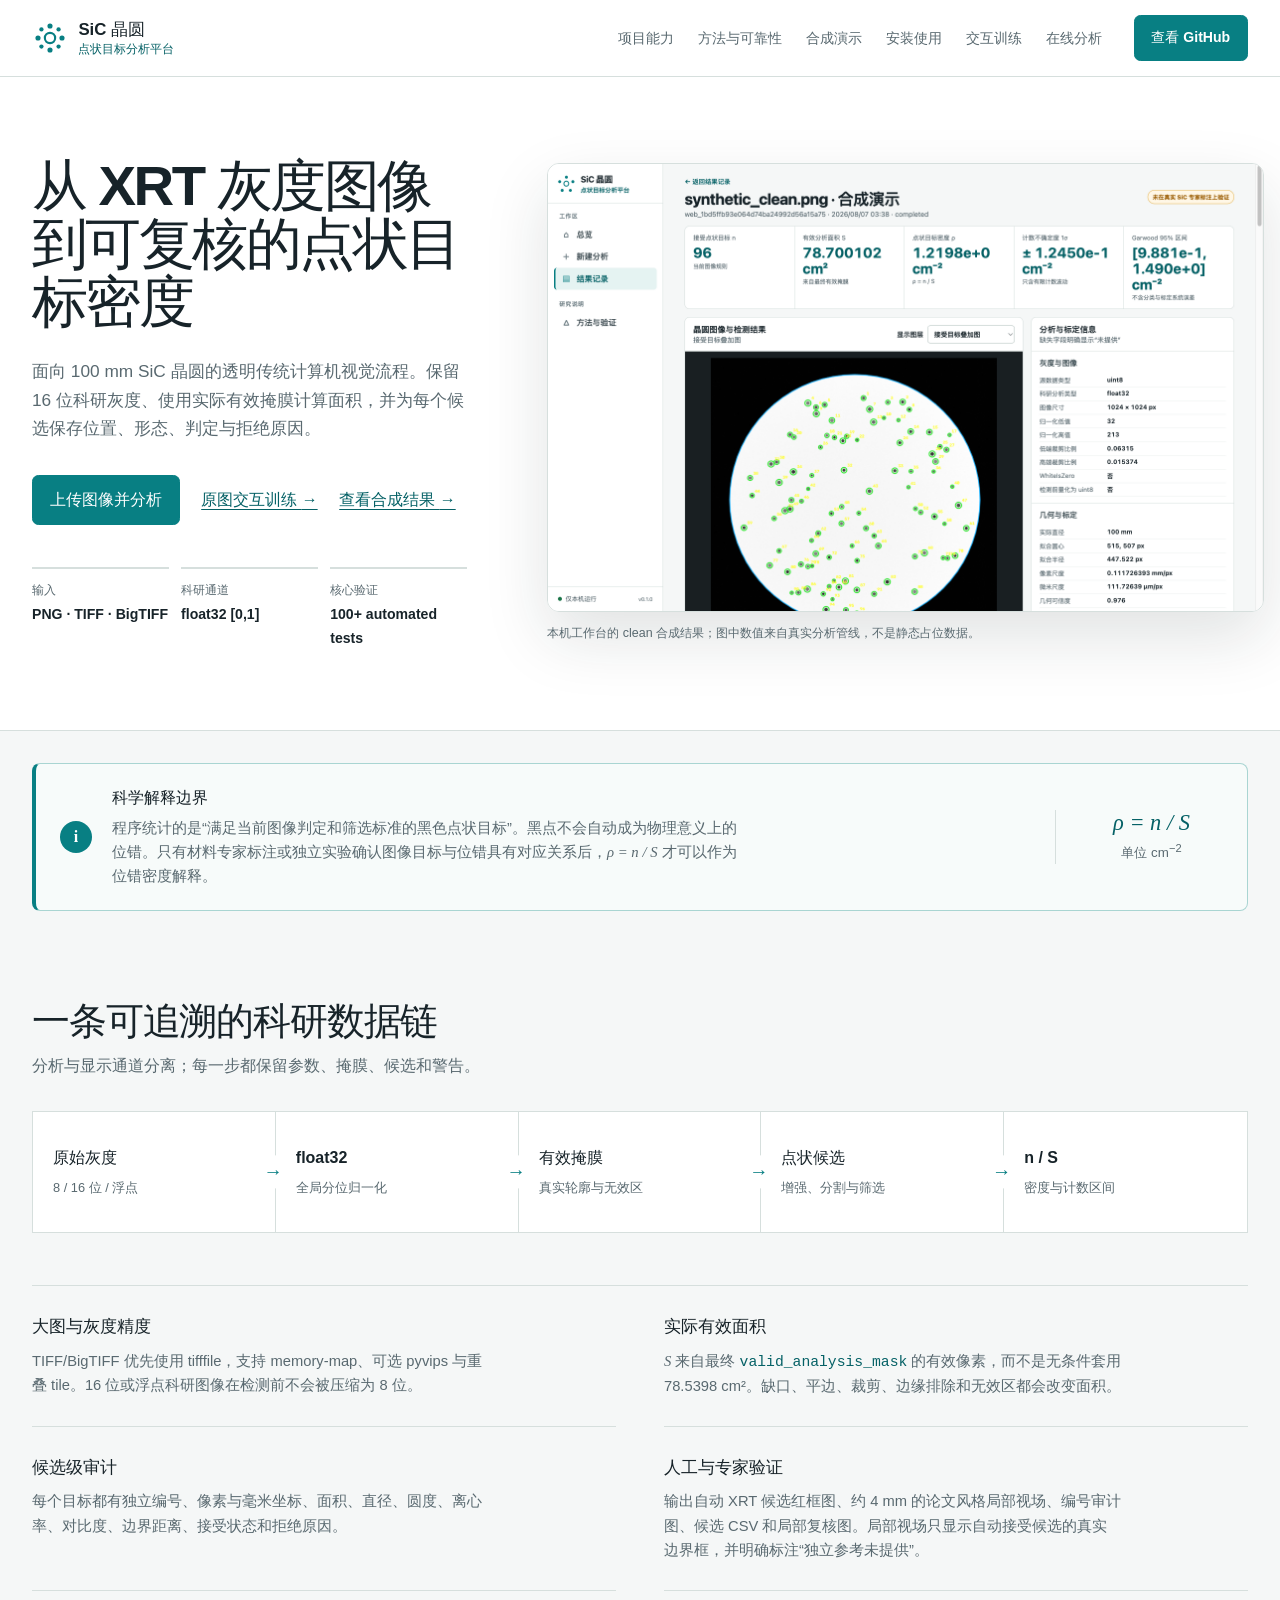
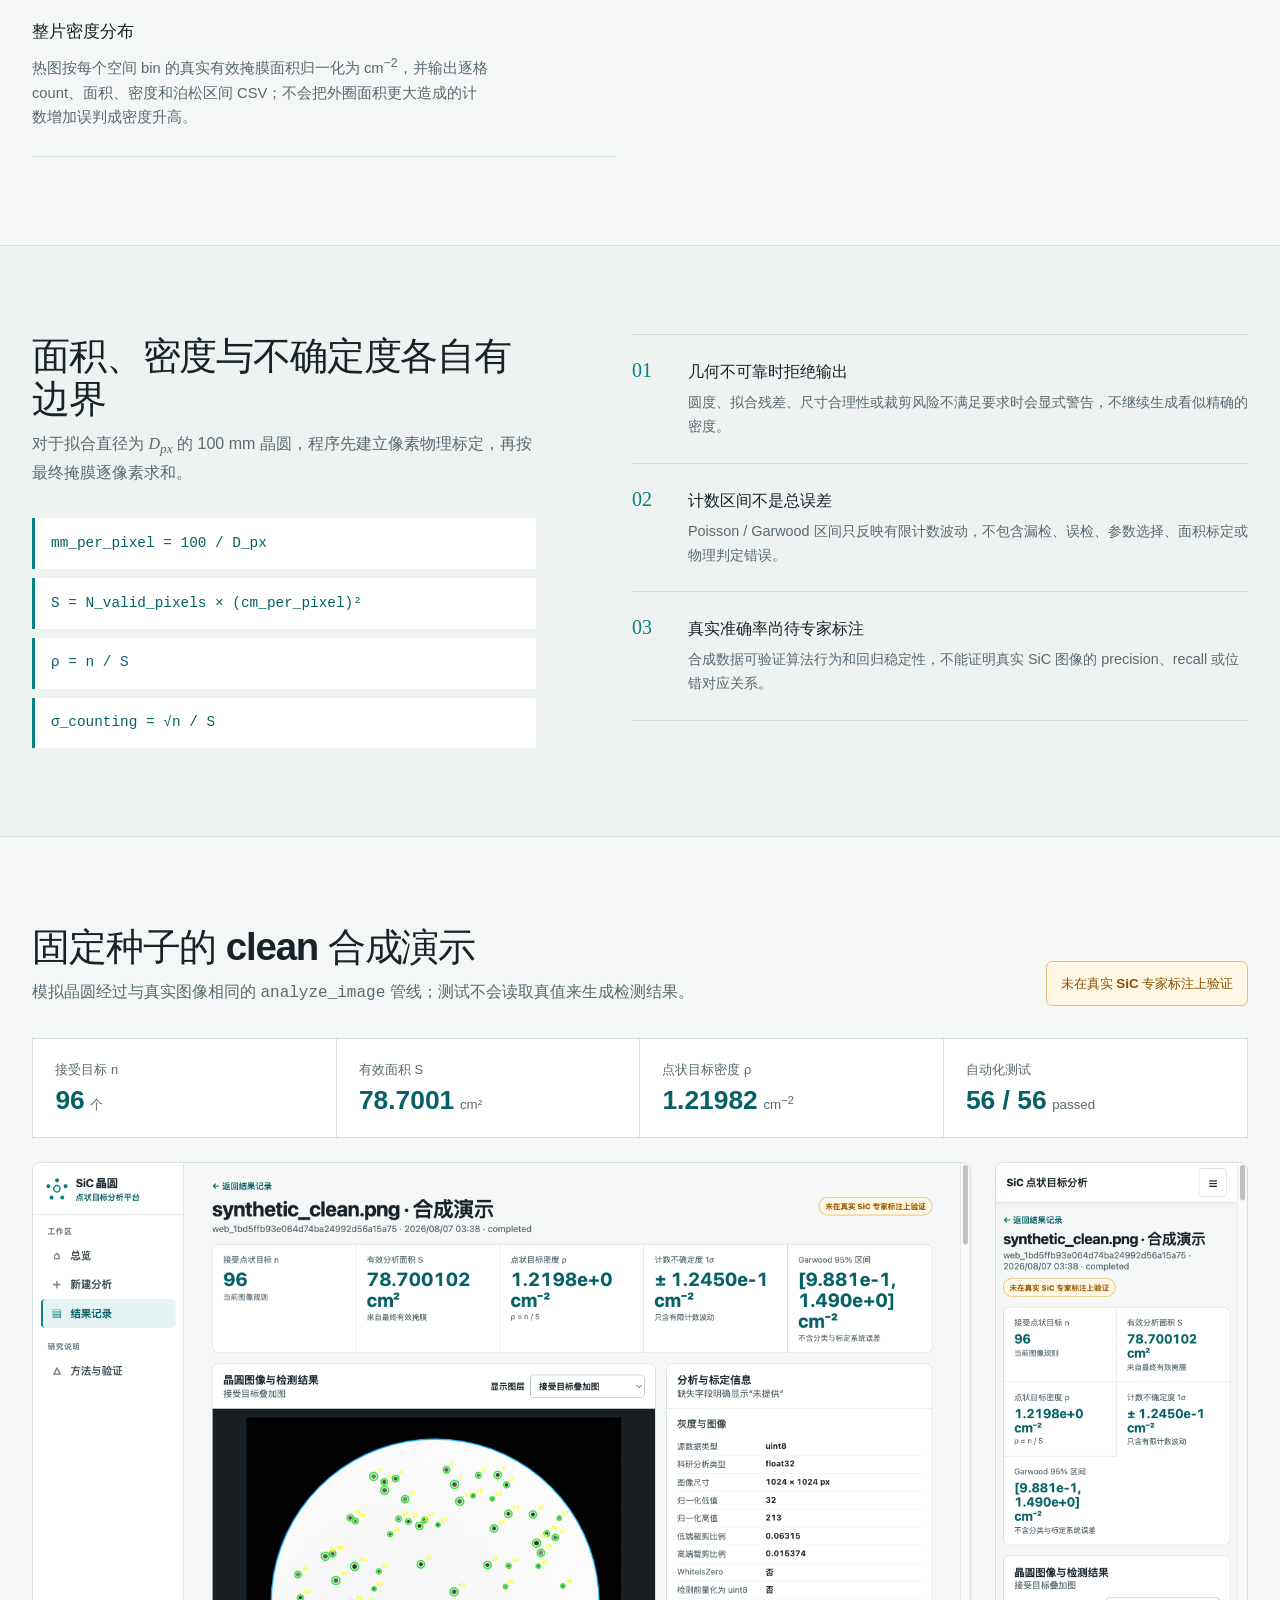
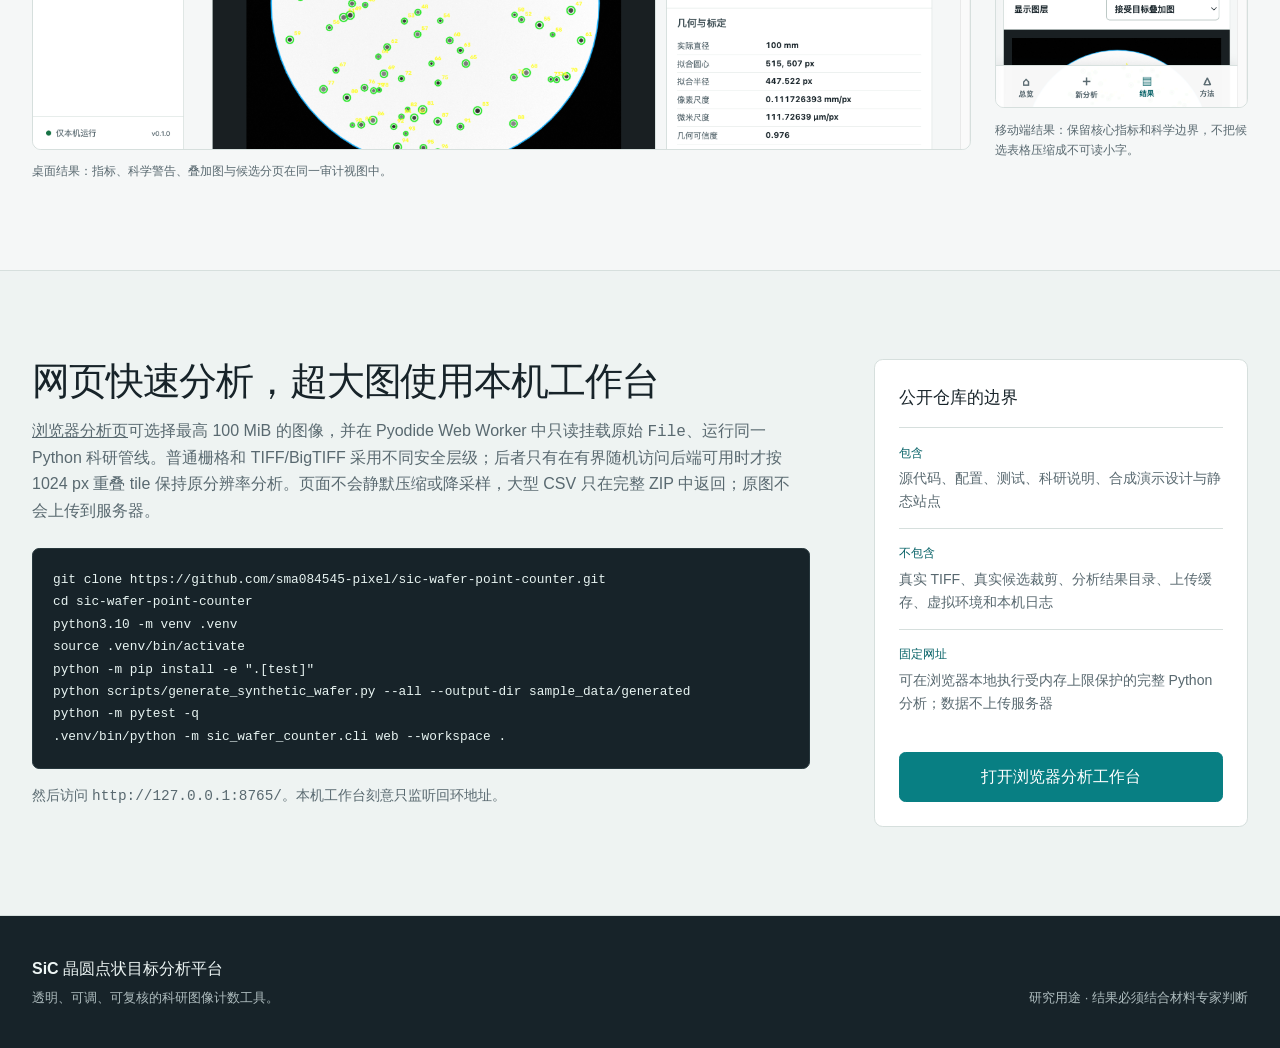
<file: docs/index.html>
<!doctype html>
<html lang="zh-CN">
<head>
  <meta charset="utf-8">
  <meta name="viewport" content="width=device-width, initial-scale=1">
  <meta name="description" content="SiC 晶圆 XRT 黑色点状目标的传统计算机视觉分析、可追溯计数与实际有效面积密度计算平台。">
  <meta name="theme-color" content="#f5f7f7">
  <title>SiC 晶圆 XRT 点状目标分析平台</title>
  <link rel="icon" href="assets/favicon.svg" type="image/svg+xml">
  <link rel="stylesheet" href="assets/showcase.css?v=20260807b">
</head>
<body>
  <a class="skip-link" href="#content">跳到主要内容</a>
  <header class="site-header">
    <div class="shell header-inner">
      <a class="brand" href="#top" aria-label="SiC 晶圆点状目标分析平台首页">
        <svg class="brand-mark" aria-hidden="true" viewBox="0 0 42 42">
          <circle cx="21" cy="7" r="3"></circle><circle cx="21" cy="35" r="3"></circle>
          <circle cx="7" cy="21" r="3"></circle><circle cx="35" cy="21" r="3"></circle>
          <circle cx="11" cy="11" r="2.5"></circle><circle cx="31" cy="11" r="2.5"></circle>
          <circle cx="11" cy="31" r="2.5"></circle><circle cx="31" cy="31" r="2.5"></circle>
          <circle class="brand-mark-core" cx="21" cy="21" r="6"></circle>
        </svg>
        <span><strong>SiC 晶圆</strong><small>点状目标分析平台</small></span>
      </a>
      <nav aria-label="主要导航">
        <ul role="list">
          <li><a href="#capabilities">项目能力</a></li>
          <li><a href="#method">方法与可靠性</a></li>
          <li><a href="#demo">合成演示</a></li>
          <li><a href="#use">安装使用</a></li>
          <li><a href="train.html">交互训练</a></li>
          <li><a href="analyze.html">在线分析</a></li>
        </ul>
      </nav>
      <a class="button button-compact" href="https://github.com/sma084545-pixel/sic-wafer-point-counter">查看 GitHub</a>
    </div>
  </header>

  <main id="content" tabindex="-1">
    <section class="hero" id="top">
      <div class="shell hero-grid">
        <div class="hero-copy">
          <h1>从 XRT 灰度图像到可复核的点状目标密度</h1>
          <p class="hero-lead">面向 100 mm SiC 晶圆的透明传统计算机视觉流程。保留 16 位科研灰度、使用实际有效掩膜计算面积，并为每个候选保存位置、形态、判定与拒绝原因。</p>
          <div class="hero-actions">
            <a class="button" href="analyze.html">上传图像并分析</a>
            <a class="text-link" href="train.html">原图交互训练 <span aria-hidden="true">→</span></a>
            <a class="text-link" href="#demo">查看合成结果 <span aria-hidden="true">→</span></a>
          </div>
          <dl class="hero-facts">
            <div><dt>输入</dt><dd>PNG · TIFF · BigTIFF</dd></div>
            <div><dt>科研通道</dt><dd>float32 [0,1]</dd></div>
            <div><dt>核心验证</dt><dd>100+ automated tests</dd></div>
          </dl>
        </div>
        <figure class="hero-figure">
          <img src="showcase_design/implementation-result-desktop.png"
               alt="本机分析工作台结果页，显示合成晶圆叠加图、96 个接受目标、有效面积和密度"
               width="1440" height="900" fetchpriority="high">
          <figcaption>本机工作台的 clean 合成结果；图中数值来自真实分析管线，不是静态占位数据。</figcaption>
        </figure>
      </div>
    </section>

    <section class="boundary shell" aria-labelledby="boundary-title">
      <div class="boundary-icon" aria-hidden="true">i</div>
      <div>
        <h2 id="boundary-title">科学解释边界</h2>
        <p>程序统计的是“满足当前图像判定和筛选标准的黑色点状目标”。黑点不会自动成为物理意义上的位错。只有材料专家标注或独立实验确认图像目标与位错具有对应关系后，<var>ρ = n / S</var> 才可以作为位错密度解释。</p>
      </div>
      <div class="formula" aria-label="密度 rho 等于接受目标数量 n 除以有效分析面积 S">
        <span>ρ = n / S</span><small>单位 cm<sup>−2</sup></small>
      </div>
    </section>

    <section class="section shell" id="capabilities">
      <div class="section-heading">
        <div><h2>一条可追溯的科研数据链</h2><p>分析与显示通道分离；每一步都保留参数、掩膜、候选和警告。</p></div>
      </div>
      <ol class="pipeline" aria-label="分析流程">
        <li><strong>原始灰度</strong><span>8 / 16 位 / 浮点</span></li>
        <li><strong>float32</strong><span>全局分位归一化</span></li>
        <li><strong>有效掩膜</strong><span>真实轮廓与无效区</span></li>
        <li><strong>点状候选</strong><span>增强、分割与筛选</span></li>
        <li><strong>n / S</strong><span>密度与计数区间</span></li>
      </ol>

      <div class="capability-grid">
        <article>
          <h3>大图与灰度精度</h3>
          <p>TIFF/BigTIFF 优先使用 tifffile，支持 memory-map、可选 pyvips 与重叠 tile。16 位或浮点科研图像在检测前不会被压缩为 8 位。</p>
        </article>
        <article>
          <h3>实际有效面积</h3>
          <p><var>S</var> 来自最终 <code>valid_analysis_mask</code> 的有效像素，而不是无条件套用 78.5398 cm²。缺口、平边、裁剪、边缘排除和无效区都会改变面积。</p>
        </article>
        <article>
          <h3>候选级审计</h3>
          <p>每个目标都有独立编号、像素与毫米坐标、面积、直径、圆度、离心率、对比度、边界距离、接受状态和拒绝原因。</p>
        </article>
        <article>
          <h3>人工与专家验证</h3>
          <p>输出自动 XRT 候选红框图、约 4 mm 的论文风格局部视场、编号审计图、候选 CSV 和局部复核图。局部视场只显示自动接受候选的真实边界框，并明确标注“独立参考未提供”。</p>
        </article>
        <article>
          <h3>整片密度分布</h3>
          <p>热图按每个空间 bin 的真实有效掩膜面积归一化为 cm<sup>−2</sup>，并输出逐格 count、面积、密度和泊松区间 CSV；不会把外圈面积更大造成的计数增加误判成密度升高。</p>
        </article>
      </div>
    </section>

    <section class="section section-tinted" id="method">
      <div class="shell method-grid">
        <div>
          <h2>面积、密度与不确定度各自有边界</h2>
          <p>对于拟合直径为 <var>D<sub>px</sub></var> 的 100 mm 晶圆，程序先建立像素物理标定，再按最终掩膜逐像素求和。</p>
          <div class="equations" aria-label="物理标定和密度公式">
            <code>mm_per_pixel = 100 / D_px</code>
            <code>S = N_valid_pixels × (cm_per_pixel)²</code>
            <code>ρ = n / S</code>
            <code>σ_counting = √n / S</code>
          </div>
        </div>
        <div class="reliability-list">
          <article><span>01</span><div><h3>几何不可靠时拒绝输出</h3><p>圆度、拟合残差、尺寸合理性或裁剪风险不满足要求时会显式警告，不继续生成看似精确的密度。</p></div></article>
          <article><span>02</span><div><h3>计数区间不是总误差</h3><p>Poisson / Garwood 区间只反映有限计数波动，不包含漏检、误检、参数选择、面积标定或物理判定错误。</p></div></article>
          <article><span>03</span><div><h3>真实准确率尚待专家标注</h3><p>合成数据可验证算法行为和回归稳定性，不能证明真实 SiC 图像的 precision、recall 或位错对应关系。</p></div></article>
        </div>
      </div>
    </section>

    <section class="section shell" id="demo">
      <div class="section-heading split-heading">
        <div><h2>固定种子的 clean 合成演示</h2><p>模拟晶圆经过与真实图像相同的 <code>analyze_image</code> 管线；测试不会读取真值来生成检测结果。</p></div>
        <span class="validation-state">未在真实 SiC 专家标注上验证</span>
      </div>
      <div class="metric-row" aria-label="合成 clean 分析结果">
        <div><span>接受目标 n</span><strong>96</strong><small>个</small></div>
        <div><span>有效面积 S</span><strong>78.7001</strong><small>cm²</small></div>
        <div><span>点状目标密度 ρ</span><strong>1.21982</strong><small>cm<sup>−2</sup></small></div>
        <div><span>自动化测试</span><strong>56 / 56</strong><small>passed</small></div>
      </div>
      <div class="demo-grid">
        <figure>
          <img src="showcase_design/implementation-result-desktop.png"
               alt="桌面结果页，显示合成晶圆叠加图、候选统计、面积与不确定度"
               width="1440" height="900" loading="lazy">
          <figcaption>桌面结果：指标、科学警告、叠加图与候选分页在同一审计视图中。</figcaption>
        </figure>
        <figure>
          <img src="showcase_design/implementation-result-mobile.png"
               alt="移动端结果页，指标与晶圆叠加图按窄屏顺序排列"
               width="390" height="844" loading="lazy">
          <figcaption>移动端结果：保留核心指标和科学边界，不把候选表格压缩成不可读小字。</figcaption>
        </figure>
      </div>
    </section>

    <section class="section section-tinted" id="use">
      <div class="shell use-grid">
        <div>
          <h2>网页快速分析，超大图使用本机工作台</h2>
          <p><a href="analyze.html">浏览器分析页</a>可选择最高 100 MiB 的图像，并在 Pyodide Web Worker 中只读挂载原始 <code>File</code>、运行同一 Python 科研管线。普通栅格和 TIFF/BigTIFF 采用不同安全层级；后者只有在有界随机访问后端可用时才按 1024 px 重叠 tile 保持原分辨率分析。页面不会静默压缩或降采样，大型 CSV 只在完整 ZIP 中返回；原图不会上传到服务器。</p>
          <div class="code-block" role="region" aria-label="安装与运行命令" tabindex="0"><pre><code>git clone https://github.com/sma084545-pixel/sic-wafer-point-counter.git
cd sic-wafer-point-counter
python3.10 -m venv .venv
source .venv/bin/activate
python -m pip install -e ".[test]"
python scripts/generate_synthetic_wafer.py --all --output-dir sample_data/generated
python -m pytest -q
.venv/bin/python -m sic_wafer_counter.cli web --workspace .</code></pre></div>
          <p class="local-note">然后访问 <code>http://127.0.0.1:8765/</code>。本机工作台刻意只监听回环地址。</p>
        </div>
        <aside class="public-scope" aria-labelledby="scope-title">
          <h3 id="scope-title">公开仓库的边界</h3>
          <dl>
            <div><dt>包含</dt><dd>源代码、配置、测试、科研说明、合成演示设计与静态站点</dd></div>
            <div><dt>不包含</dt><dd>真实 TIFF、真实候选裁剪、分析结果目录、上传缓存、虚拟环境和本机日志</dd></div>
            <div><dt>固定网址</dt><dd>可在浏览器本地执行受内存上限保护的完整 Python 分析；数据不上传服务器</dd></div>
          </dl>
          <a class="button button-full" href="analyze.html">打开浏览器分析工作台</a>
        </aside>
      </div>
    </section>
  </main>

  <footer>
    <div class="shell footer-inner">
      <div><strong>SiC 晶圆点状目标分析平台</strong><p>透明、可调、可复核的科研图像计数工具。</p></div>
      <p>研究用途 · 结果必须结合材料专家判断</p>
    </div>
  </footer>
</body>
</html>
</file>
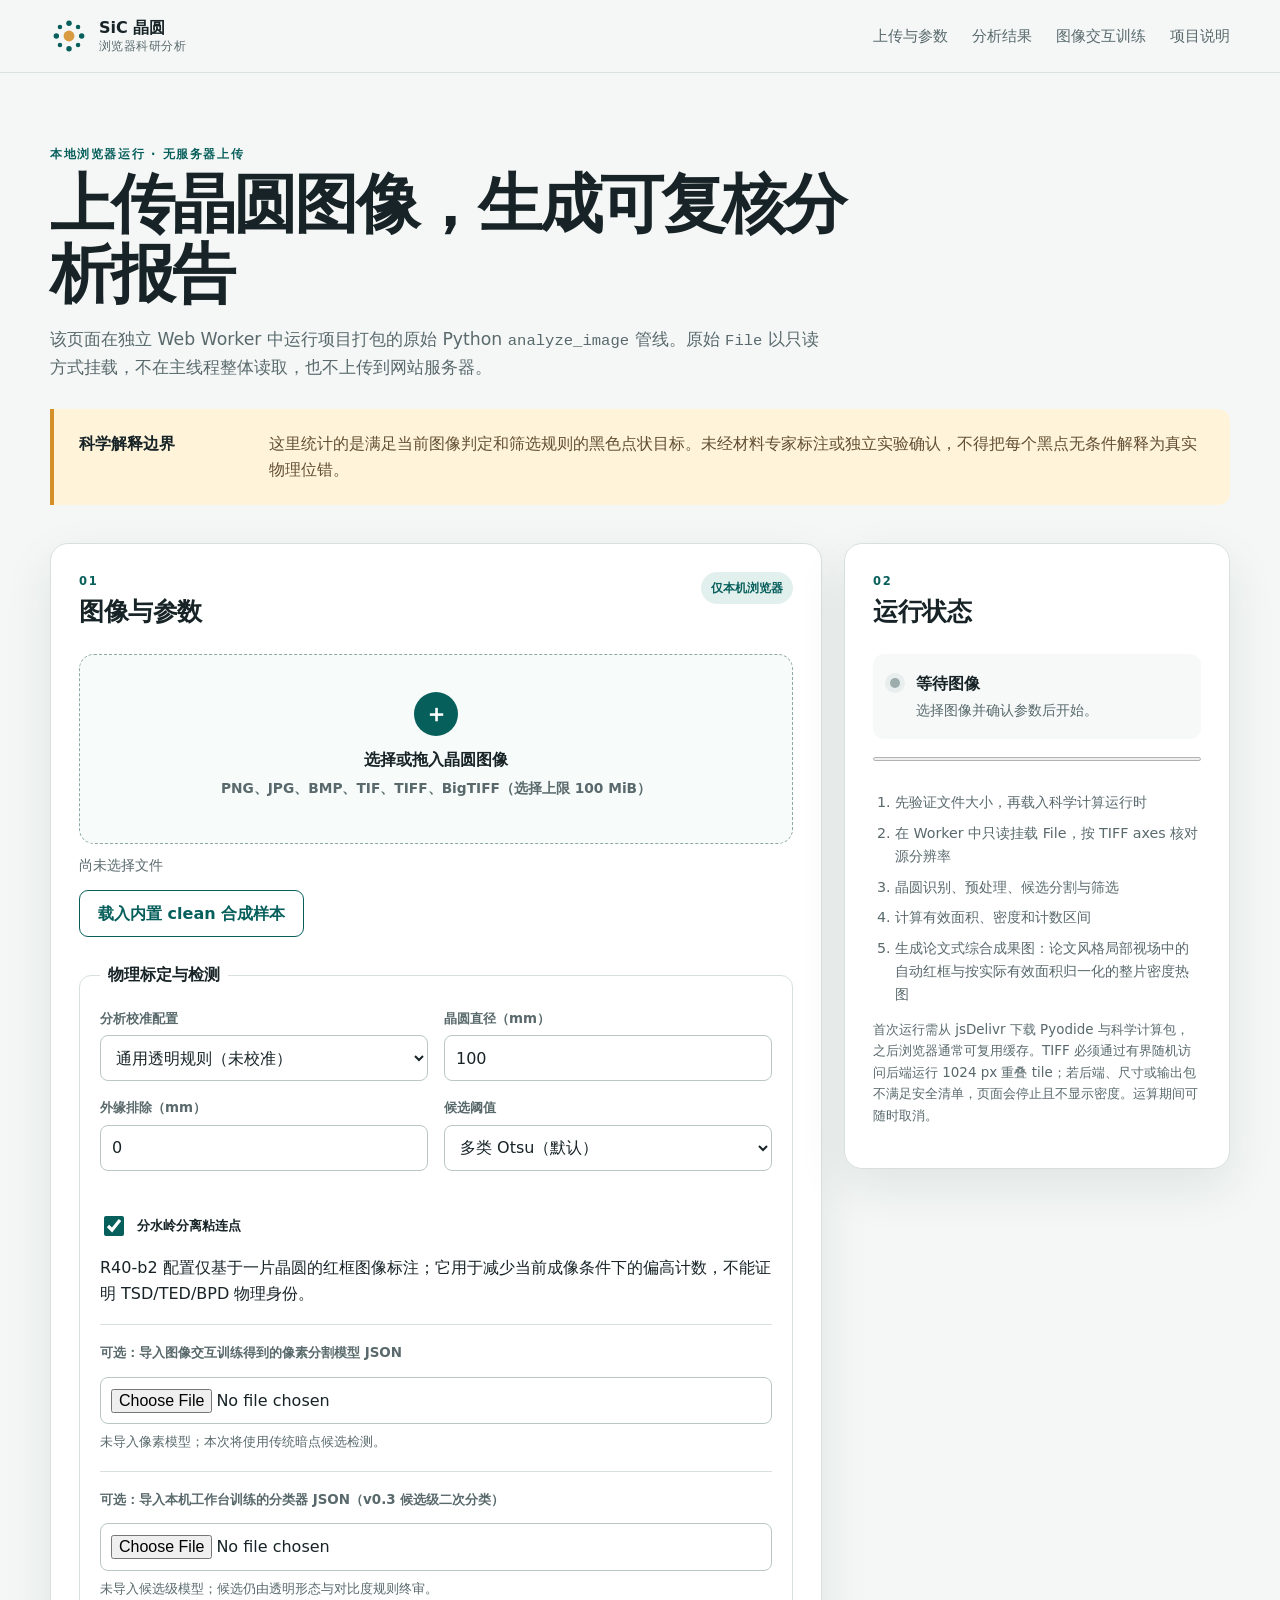
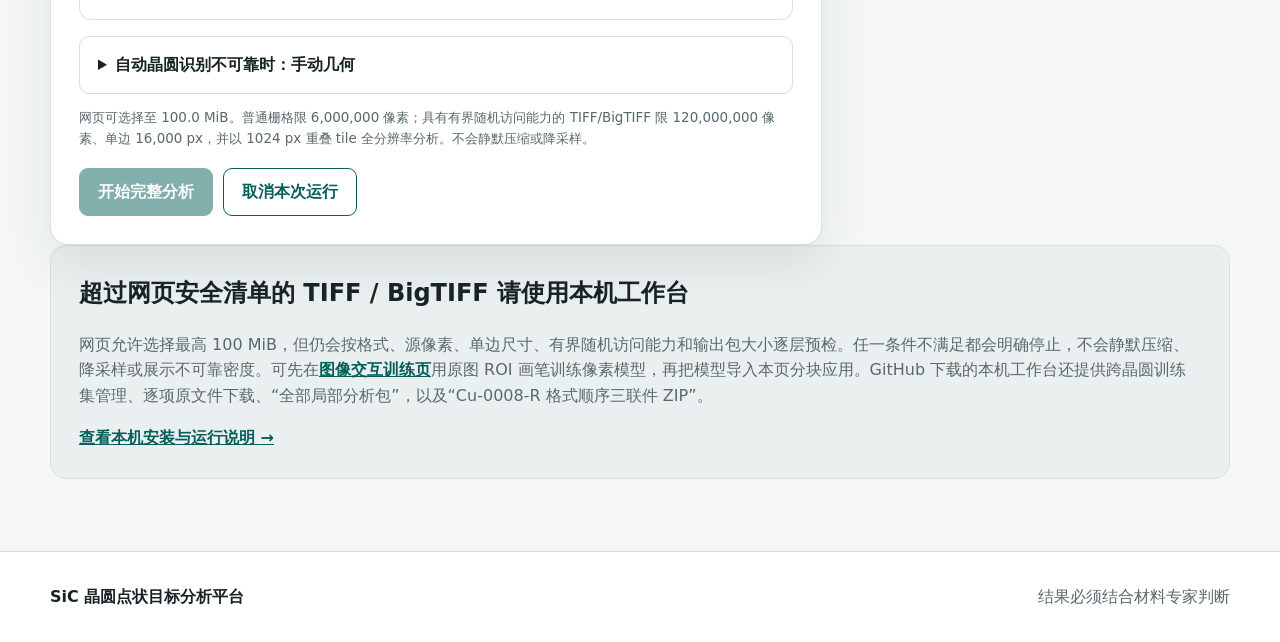
<file: docs/analyze.html>
<!doctype html>
<html lang="zh-CN">
<head>
  <meta charset="utf-8">
  <meta name="viewport" content="width=device-width, initial-scale=1">
  <meta name="description" content="在浏览器本地运行 SiC 晶圆 XRT 点状目标科研分析，预览自动红框局部视场、缺陷对照细节、整片密度热图和完整 HTML 报告。">
  <meta name="theme-color" content="#f4f7f6">
  <meta http-equiv="Content-Security-Policy" content="default-src 'self'; script-src 'self' https://cdn.jsdelivr.net 'wasm-unsafe-eval' 'unsafe-eval'; worker-src 'self' blob:; connect-src 'self' https://cdn.jsdelivr.net; img-src 'self' blob: data:; style-src 'self' 'unsafe-inline'; frame-src 'self' blob:; object-src 'none'; base-uri 'self'; form-action 'self'">
  <title>浏览器分析｜SiC 晶圆点状目标平台</title>
  <link rel="icon" href="assets/favicon.svg" type="image/svg+xml">
  <link rel="stylesheet" href="assets/analyze.css?v=20260810a">
  <script type="module" src="assets/analyze.js?v=20260810a"></script>
</head>
<body>
  <a class="skip-link" href="#content">跳到主要内容</a>
  <header class="site-header">
    <div class="shell header-inner">
      <a class="brand" href="index.html" aria-label="返回项目首页">
        <svg class="brand-mark" aria-hidden="true" viewBox="0 0 42 42">
          <circle cx="21" cy="7" r="3"></circle><circle cx="21" cy="35" r="3"></circle>
          <circle cx="7" cy="21" r="3"></circle><circle cx="35" cy="21" r="3"></circle>
          <circle cx="11" cy="11" r="2.5"></circle><circle cx="31" cy="11" r="2.5"></circle>
          <circle cx="11" cy="31" r="2.5"></circle><circle cx="31" cy="31" r="2.5"></circle>
          <circle class="brand-mark-core" cx="21" cy="21" r="6"></circle>
        </svg>
        <span><strong>SiC 晶圆</strong><small>浏览器科研分析</small></span>
      </a>
      <nav aria-label="页面导航">
        <a href="#upload">上传与参数</a>
        <a href="#results">分析结果</a>
        <a href="train.html">图像交互训练</a>
        <a href="index.html">项目说明</a>
      </nav>
    </div>
  </header>

  <main id="content" tabindex="-1">
    <section class="intro shell">
      <p class="eyebrow">本地浏览器运行 · 无服务器上传</p>
      <h1>上传晶圆图像，生成可复核分析报告</h1>
      <p class="intro-copy">该页面在独立 Web Worker 中运行项目打包的原始 Python <code>analyze_image</code> 管线。原始 <code>File</code> 以只读方式挂载，不在主线程整体读取，也不上传到网站服务器。</p>
      <div class="boundary" role="note" aria-label="科学解释边界">
        <strong>科学解释边界</strong>
        <p>这里统计的是满足当前图像判定和筛选规则的黑色点状目标。未经材料专家标注或独立实验确认，不得把每个黑点无条件解释为真实物理位错。</p>
      </div>
    </section>

    <section class="workspace shell" id="upload" aria-labelledby="upload-title">
      <form class="control-panel" id="analysis-form">
        <div class="panel-heading">
          <div><p class="step">01</p><h2 id="upload-title">图像与参数</h2></div>
          <span class="privacy-badge">仅本机浏览器</span>
        </div>

        <label class="drop-zone" for="image-file" id="drop-zone">
          <span class="drop-icon" aria-hidden="true">＋</span>
          <strong>选择或拖入晶圆图像</strong>
          <span>PNG、JPG、BMP、TIF、TIFF、BigTIFF（选择上限 100 MiB）</span>
          <input id="image-file" name="image-file" type="file" accept=".png,.jpg,.jpeg,.bmp,.tif,.tiff,.btf,.bigtif,.bigtiff,image/png,image/jpeg,image/bmp,image/tiff">
        </label>
        <div class="file-line" id="file-line" aria-live="polite">尚未选择文件</div>
        <button class="button button-secondary" id="demo-button" type="button">载入内置 clean 合成样本</button>

        <fieldset>
          <legend>物理标定与检测</legend>
          <div class="field-grid">
            <label><span>分析校准配置</span><select id="analysis-profile"><option value="generic_transparent_rules" selected>通用透明规则（未校准）</option><option value="cn4n82006412_r40_b2_standard_20260815">R40-b2 标准红框校准（2026-08-15）</option></select></label>
            <label><span>晶圆直径（mm）</span><input id="diameter" type="number" value="100" min="0.001" step="any" required></label>
            <label><span>外缘排除（mm）</span><input id="edge-exclusion" type="number" value="0" min="0" step="0.1" required></label>
            <label><span>候选阈值</span><select id="threshold-method"><option value="otsu">多类 Otsu（默认）</option><option value="adaptive">自适应阈值</option><option value="quantile">响应分位数</option></select></label>
            <label class="check-field"><input id="watershed" type="checkbox" checked><span>分水岭分离粘连点</span></label>
          </div>
          <p class="note">R40-b2 配置仅基于一片晶圆的红框图像标注；它用于减少当前成像条件下的偏高计数，不能证明 TSD/TED/BPD 物理身份。</p>
          <label class="classifier-file" for="pixel-classifier-file">
            <span>可选：导入图像交互训练得到的像素分割模型 JSON</span>
            <input id="pixel-classifier-file" type="file" accept=".json,application/json">
            <small id="pixel-classifier-line" aria-live="polite">未导入像素模型；本次将使用传统暗点候选检测。</small>
          </label>
          <label class="classifier-file" for="classifier-file">
            <span>可选：导入本机工作台训练的分类器 JSON（v0.3 候选级二次分类）</span>
            <input id="classifier-file" type="file" accept=".json,application/json">
            <small id="classifier-line" aria-live="polite">未导入候选级模型；候选仍由透明形态与对比度规则终审。</small>
          </label>
        </fieldset>

        <details class="manual-details">
          <summary>自动晶圆识别不可靠时：手动几何</summary>
          <p>三个值必须同时提供，坐标以原始图像像素计。</p>
          <div class="field-grid three-fields">
            <label><span>圆心 X（px）</span><input id="center-x" type="number" min="0" step="0.1"></label>
            <label><span>圆心 Y（px）</span><input id="center-y" type="number" min="0" step="0.1"></label>
            <label><span>半径（px）</span><input id="radius-px" type="number" min="0.001" step="any"></label>
          </div>
        </details>

        <p class="limit-note" id="browser-limits">正在读取浏览器分析上限…</p>
        <div class="form-actions">
          <button class="button" id="analyze-button" type="submit" disabled>开始完整分析</button>
          <button class="button button-secondary" id="cancel-button" type="button" hidden>取消本次运行</button>
        </div>
      </form>

      <aside class="process-panel" aria-labelledby="process-title">
        <div class="panel-heading"><div><p class="step">02</p><h2 id="process-title">运行状态</h2></div></div>
        <div class="status-box" id="status-box" role="status" aria-live="polite">
          <span class="status-dot" aria-hidden="true"></span>
          <div><strong id="status-title">等待图像</strong><p id="status-message">选择图像并确认参数后开始。</p></div>
        </div>
        <progress id="analysis-progress" max="1" value="0" aria-label="分析进度"></progress>
        <ol class="process-list">
          <li>先验证文件大小，再载入科学计算运行时</li>
          <li>在 Worker 中只读挂载 File，按 TIFF axes 核对源分辨率</li>
          <li>晶圆识别、预处理、候选分割与筛选</li>
          <li>计算有效面积、密度和计数区间</li>
          <li>生成论文式综合成果图：论文风格局部视场中的自动红框与按实际有效面积归一化的整片密度热图</li>
        </ol>
        <p class="runtime-note">首次运行需从 jsDelivr 下载 Pyodide 与科学计算包，之后浏览器通常可复用缓存。TIFF 必须通过有界随机访问后端运行 1024 px 重叠 tile；若后端、尺寸或输出包不满足安全清单，页面会停止且不显示密度。运算期间可随时取消。</p>
      </aside>
    </section>

    <section class="results shell" id="results" aria-labelledby="results-title" hidden>
      <div class="results-heading">
        <div><p class="step">03</p><h2 id="results-title">分析结果</h2><p id="result-file"></p></div>
        <a class="button" id="bundle-download" download>下载完整结果 ZIP</a>
      </div>

      <div class="metric-grid" aria-label="核心分析指标">
        <article><span>接受目标 n</span><strong id="metric-count">—</strong><small>个</small></article>
        <article><span>有效面积 S</span><strong id="metric-area">—</strong><small>cm²</small></article>
        <article><span>点状目标密度 ρ</span><strong id="metric-density">—</strong><small>cm<sup>−2</sup></small></article>
        <article><span>计数不确定度</span><strong id="metric-uncertainty">—</strong><small>cm<sup>−2</sup></small></article>
      </div>
      <p class="confidence" id="confidence-interval"></p>
      <div class="warning-list" id="warning-list"></div>

      <section class="artifact-card" aria-labelledby="visual-title">
        <div class="artifact-heading"><div><h3 id="visual-title">质量复核与空间分布</h3><p>优先检查论文式综合成果图、自动 XRT 点状候选红框图、原图与自动判定复核（非 DIC/KOH 验证），以及按实际有效面积归一化的整片密度热图。网页单图分析的独立参考未提供，不会伪造论文中的黄色 DIC 验证圈；只有本机命令行/配置流程导入并校验独立配准坐标后才会绘制黄色圈。</p></div></div>
        <div class="preview-tabs" id="preview-tabs" role="tablist" aria-label="结果图选择"></div>
        <figure class="preview-stage">
          <img id="artifact-preview" alt="分析输出预览">
          <figcaption id="artifact-caption"></figcaption>
        </figure>
      </section>

      <section class="artifact-card report-card" aria-labelledby="report-title">
        <div class="artifact-heading"><div><h3 id="report-title">完整 HTML 报告预览</h3><p>报告内的图像和表格均来自本次运行；链接已映射到当前标签页的临时文件。</p></div></div>
        <iframe id="report-preview" title="本次 SiC 晶圆分析 HTML 报告"></iframe>
      </section>

      <section class="artifact-card" aria-labelledby="download-title">
        <div class="artifact-heading"><div><h3 id="download-title">单项文件</h3><p>小型 CSV、JSON、掩膜、对照图、密度热图与日志可直接下载；超过页面传输阈值的大 CSV 标记为“仅 ZIP”，仍完整保留在结果包中。</p></div></div>
        <ul class="download-list" id="download-list"></ul>
      </section>
    </section>

    <section class="local-fallback shell" aria-labelledby="large-title">
      <h2 id="large-title">超过网页安全清单的 TIFF / BigTIFF 请使用本机工作台</h2>
      <p>网页允许选择最高 100 MiB，但仍会按格式、源像素、单边尺寸、有界随机访问能力和输出包大小逐层预检。任一条件不满足都会明确停止，不会静默压缩、降采样或展示不可靠密度。可先在<a href="train.html">图像交互训练页</a>用原图 ROI 画笔训练像素模型，再把模型导入本页分块应用。GitHub 下载的本机工作台还提供跨晶圆训练集管理、逐项原文件下载、“全部局部分析包”，以及“Cu-0008-R 格式顺序三联件 ZIP”。</p>
      <a href="https://github.com/sma084545-pixel/sic-wafer-point-counter#readme">查看本机安装与运行说明 <span aria-hidden="true">→</span></a>
    </section>
  </main>

  <footer><div class="shell"><strong>SiC 晶圆点状目标分析平台</strong><span>结果必须结合材料专家判断</span></div></footer>
</body>
</html>
</file>
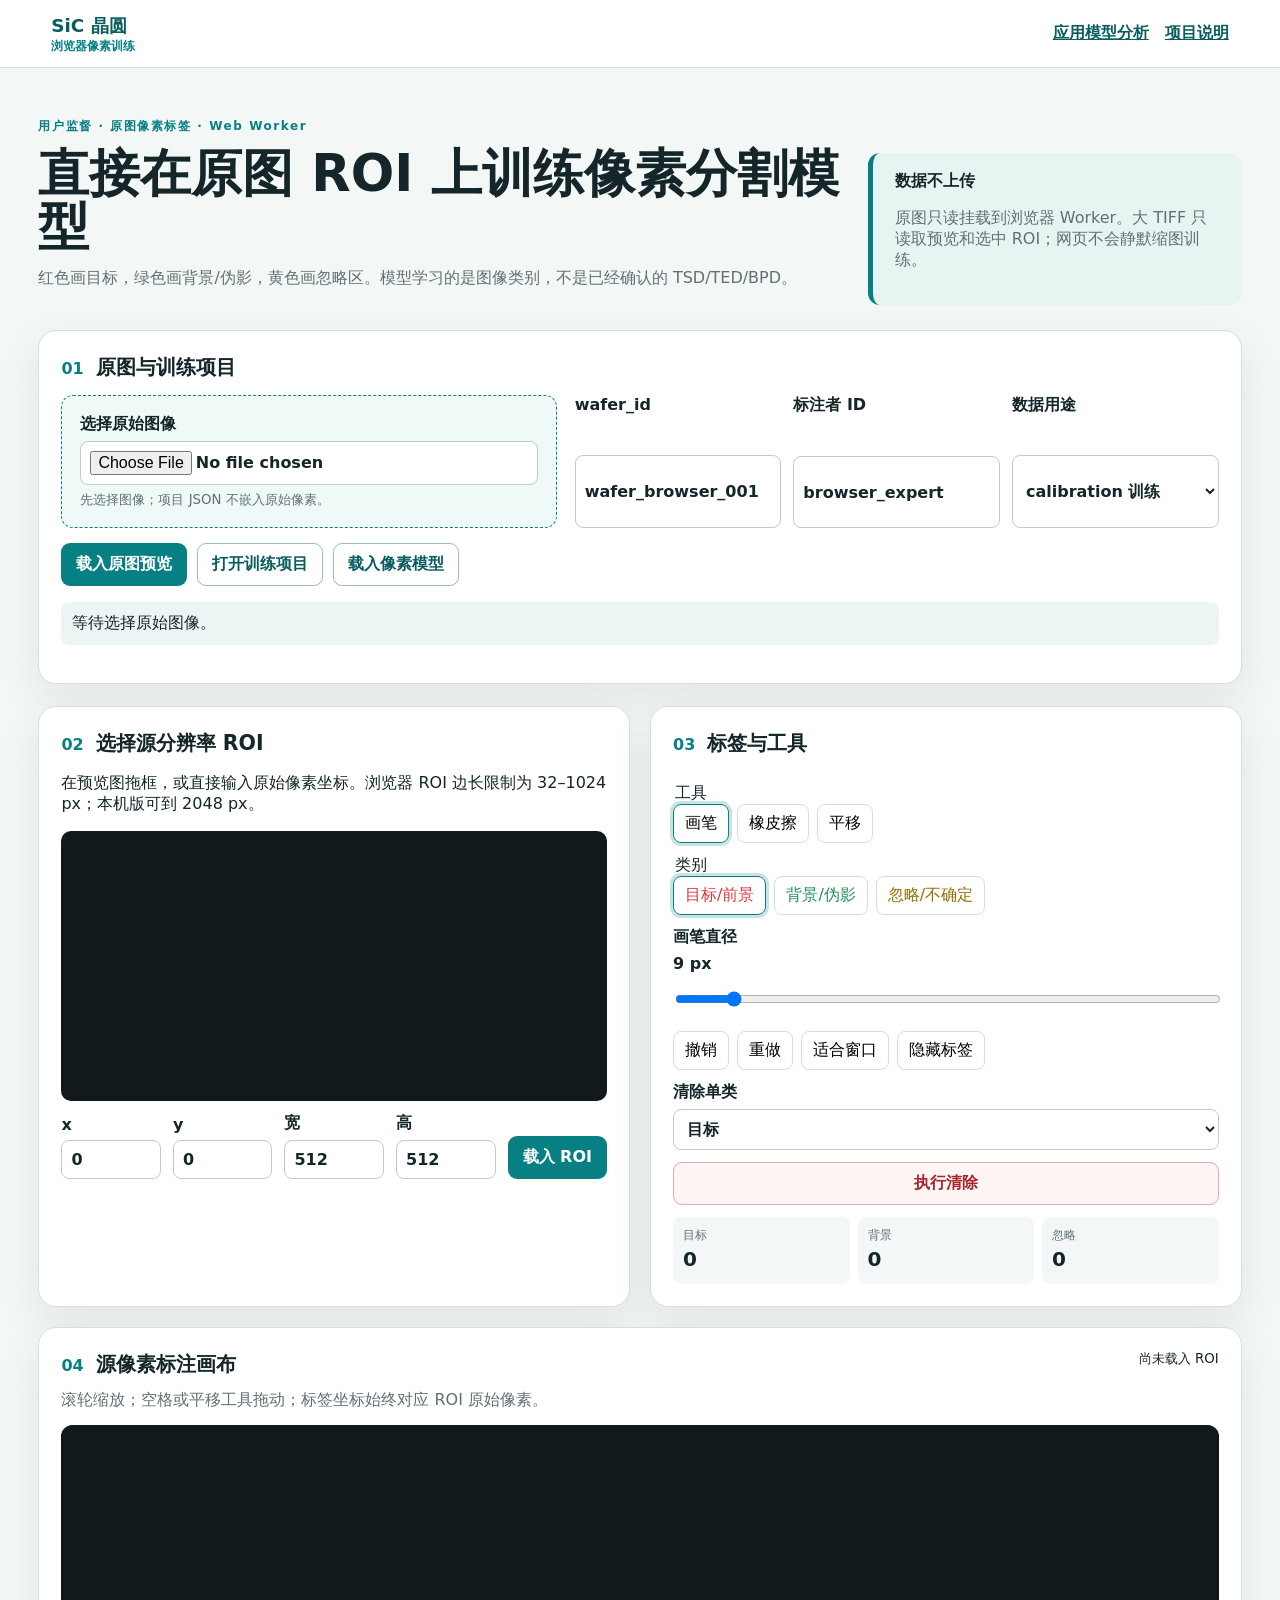
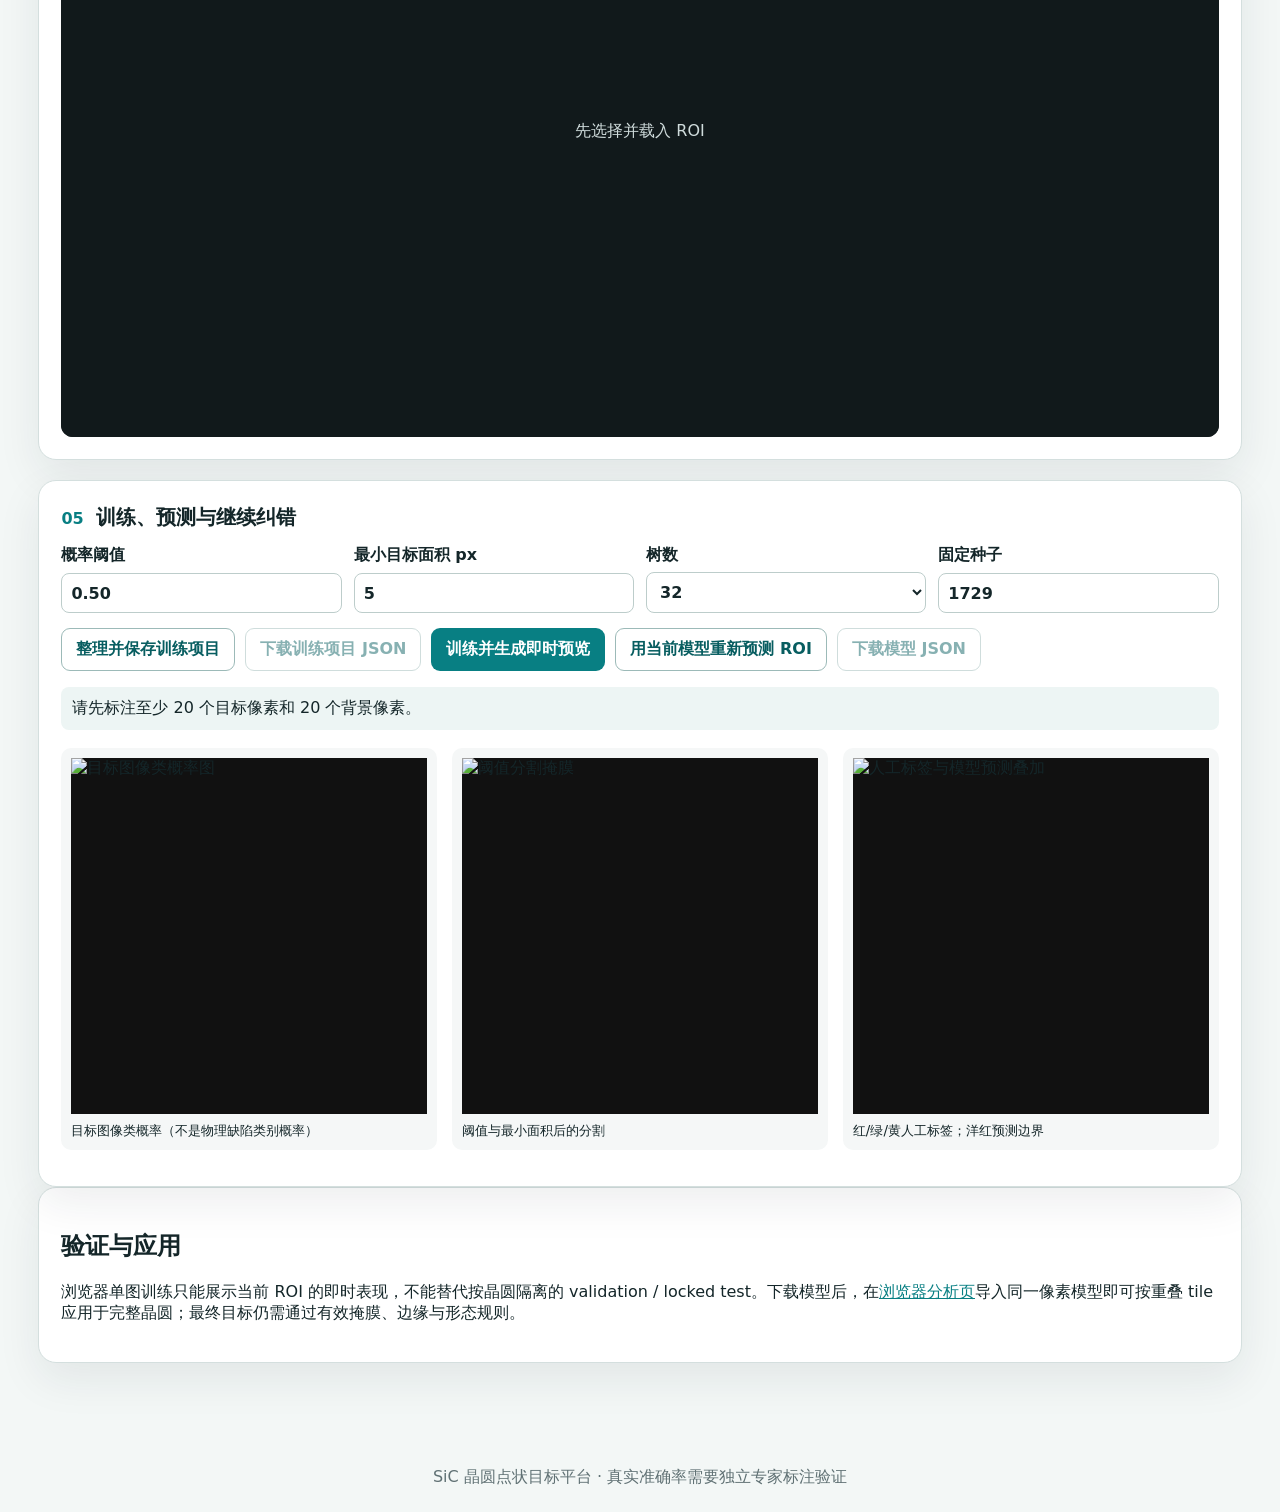
<file: docs/train.html>
<!doctype html>
<html lang="zh-CN">
<head>
  <meta charset="utf-8">
  <meta name="viewport" content="width=device-width,initial-scale=1">
  <meta name="theme-color" content="#f3f7f6">
  <meta name="description" content="在浏览器中直接标注 SiC XRT 原图 ROI、训练像素模型并查看概率与分割预览。">
  <meta http-equiv="Content-Security-Policy" content="default-src 'self'; script-src 'self' https://cdn.jsdelivr.net 'wasm-unsafe-eval' 'unsafe-eval'; worker-src 'self' blob:; connect-src 'self' https://cdn.jsdelivr.net; img-src 'self' blob: data:; style-src 'self'; object-src 'none'; base-uri 'self'; form-action 'self'">
  <title>图像交互训练｜SiC 晶圆点状目标平台</title>
  <link rel="icon" href="assets/favicon.svg" type="image/svg+xml">
  <link rel="stylesheet" href="assets/pixel-training.css?v=20260810c">
  <script type="module" src="assets/pixel-training.js?v=20260810c"></script>
</head>
<body>
  <a class="skip-link" href="#main">跳到训练工作区</a>
  <header class="topbar"><a class="brand" href="index.html">SiC 晶圆 <span>浏览器像素训练</span></a><nav><a href="analyze.html">应用模型分析</a><a href="index.html">项目说明</a></nav></header>
  <main id="main">
    <section class="hero"><div><p class="eyebrow">用户监督 · 原图像素标签 · Web Worker</p><h1>直接在原图 ROI 上训练像素分割模型</h1><p>红色画目标，绿色画背景/伪影，黄色画忽略区。模型学习的是图像类别，不是已经确认的 TSD/TED/BPD。</p></div><aside><strong>数据不上传</strong><p>原图只读挂载到浏览器 Worker。大 TIFF 只读取预览和选中 ROI；网页不会静默缩图训练。</p></aside></section>

    <section class="card source-card">
      <div class="heading"><div><span>01</span><h2>原图与训练项目</h2></div></div>
      <div class="source-grid">
        <label class="file-drop">选择原始图像<input id="source-file" type="file" accept=".png,.jpg,.jpeg,.bmp,.tif,.tiff,.btf,.bigtif,.bigtiff"><small id="source-file-line">先选择图像；项目 JSON 不嵌入原始像素。</small></label>
        <div class="project-fields"><label>wafer_id<input id="wafer-id" value="wafer_browser_001"></label><label>标注者 ID<input id="reviewer-id" value="browser_expert"></label><label>数据用途<select id="split"><option value="calibration">calibration 训练</option><option value="validation">validation 验证</option><option value="locked_test">locked test 锁定测试</option></select></label></div>
      </div>
      <div class="actions"><button class="button primary" id="open-source" type="button">载入原图预览</button><label class="button secondary upload-button">打开训练项目<input id="project-file" type="file" accept=".json,.sictrain.json,application/json"></label><label class="button secondary upload-button">载入像素模型<input id="model-file" type="file" accept=".json,application/json"></label></div>
      <p class="status" id="status" role="status">等待选择原始图像。</p><p class="error" id="error" role="alert" hidden></p>
    </section>

    <section id="workspace" class="workspace" hidden>
      <section class="card overview-card"><div class="heading"><div><span>02</span><h2>选择源分辨率 ROI</h2></div><small id="source-meta"></small></div><p>在预览图拖框，或直接输入原始像素坐标。浏览器 ROI 边长限制为 32–1024 px；本机版可到 2048 px。</p><div class="overview-stage"><canvas id="overview-canvas" aria-label="整图预览，可拖框选择 ROI"></canvas></div><div class="roi-fields"><label>x<input id="roi-x" type="number" min="0" value="0"></label><label>y<input id="roi-y" type="number" min="0" value="0"></label><label>宽<input id="roi-width" type="number" min="32" max="1024" value="512"></label><label>高<input id="roi-height" type="number" min="32" max="1024" value="512"></label><button class="button primary" id="load-roi" type="button">载入 ROI</button></div></section>

      <section class="card controls-card"><div class="heading"><div><span>03</span><h2>标签与工具</h2></div></div><fieldset class="toolset"><legend>工具</legend><button class="tool active" data-tool="brush" type="button">画笔</button><button class="tool" data-tool="erase" type="button">橡皮擦</button><button class="tool" data-tool="pan" type="button">平移</button></fieldset><fieldset class="toolset"><legend>类别</legend><button class="label target active" data-label="1" type="button">目标/前景</button><button class="label background" data-label="2" type="button">背景/伪影</button><button class="label ignore" data-label="3" type="button">忽略/不确定</button></fieldset><label>画笔直径 <output id="brush-size-value">9 px</output><input id="brush-size" type="range" min="1" max="101" step="2" value="9"></label><div class="tool-actions"><button id="undo" type="button">撤销</button><button id="redo" type="button">重做</button><button id="fit-view" type="button">适合窗口</button><button id="toggle-labels" type="button" aria-pressed="true">隐藏标签</button></div><label>清除单类<select id="clear-class"><option value="1">目标</option><option value="2">背景</option><option value="3">忽略</option><option value="all">全部</option></select></label><button class="button danger" id="clear-labels" type="button">执行清除</button><dl class="counts"><div><dt>目标</dt><dd id="count-target">0</dd></div><div><dt>背景</dt><dd id="count-background">0</dd></div><div><dt>忽略</dt><dd id="count-ignore">0</dd></div></dl></section>

      <section class="card canvas-card"><div class="heading"><div><span>04</span><h2>源像素标注画布</h2><p>滚轮缩放；空格或平移工具拖动；标签坐标始终对应 ROI 原始像素。</p></div><small id="viewport-status">尚未载入 ROI</small></div><div class="annotation-stage" id="annotation-stage"><canvas id="annotation-canvas" aria-label="源分辨率像素标注画布"></canvas><div id="canvas-placeholder">先选择并载入 ROI</div></div></section>

      <section class="card train-card"><div class="heading"><div><span>05</span><h2>训练、预测与继续纠错</h2></div></div><div class="train-controls"><label>概率阈值<input id="pixel-threshold" type="number" min="0.05" max="0.95" step="0.01" value="0.50"></label><label>最小目标面积 px<input id="pixel-min-area" type="number" min="1" value="5"></label><label>树数<select id="pixel-trees"><option>16</option><option selected>32</option><option>48</option></select></label><label>固定种子<input id="pixel-seed" type="number" value="1729"></label></div><div class="actions"><button class="button secondary" id="save-project" type="button">整理并保存训练项目</button><button class="button secondary" id="download-project" type="button" disabled>下载训练项目 JSON</button><button class="button primary" id="train-model" type="button">训练并生成即时预览</button><button class="button secondary" id="apply-model" type="button">用当前模型重新预测 ROI</button><button class="button secondary" id="download-model" type="button" disabled>下载模型 JSON</button></div><p class="status" id="training-status">请先标注至少 20 个目标像素和 20 个背景像素。</p><div id="prediction-grid" class="prediction-grid" hidden><figure><img id="probability-preview" alt="目标图像类概率图"><figcaption>目标图像类概率（不是物理缺陷类别概率）</figcaption></figure><figure><img id="segmentation-preview" alt="阈值分割掩膜"><figcaption>阈值与最小面积后的分割</figcaption></figure><figure><img id="overlay-preview" alt="人工标签与模型预测叠加"><figcaption>红/绿/黄人工标签；洋红预测边界</figcaption></figure></div><div id="metrics" class="metrics" hidden></div></section>
    </section>

    <section class="card guide"><h2>验证与应用</h2><p>浏览器单图训练只能展示当前 ROI 的即时表现，不能替代按晶圆隔离的 validation / locked test。下载模型后，在<a href="analyze.html">浏览器分析页</a>导入同一像素模型即可按重叠 tile 应用于完整晶圆；最终目标仍需通过有效掩膜、边缘与形态规则。</p></section>
  </main>
  <footer>SiC 晶圆点状目标平台 · 真实准确率需要独立专家标注验证</footer>
</body>
</html>
</file>
<file: docs/assets/showcase.css>
:root {
  color-scheme: light;
  --page: #f5f7f7;
  --surface: #ffffff;
  --surface-muted: #eef3f2;
  --text: #172329;
  --muted: #596970;
  --border: #d6dfdd;
  --teal: #087f83;
  --teal-dark: #056166;
  --teal-pale: #e5f3f2;
  --amber: #8a5300;
  --amber-pale: #fff7e6;
  --max: 76rem;
  font-family: Inter, ui-sans-serif, -apple-system, BlinkMacSystemFont, "Segoe UI", "PingFang SC", "Hiragino Sans GB", "Microsoft YaHei", sans-serif;
  font-synthesis: none;
}

* { box-sizing: border-box; }
html { scroll-behavior: smooth; }
body { margin: 0; background: var(--page); color: var(--text); line-height: 1.65; }
img { display: block; max-width: 100%; height: auto; }
a { color: inherit; }
code, pre { font-family: "SFMono-Regular", Consolas, "Liberation Mono", monospace; }
var { font-family: Georgia, "Times New Roman", serif; }
.shell { width: min(calc(100% - 3rem), var(--max)); margin-inline: auto; }

.skip-link {
  position: fixed; top: .75rem; left: .75rem; z-index: 100;
  padding: .65rem 1rem; background: var(--text); color: white; border-radius: .35rem;
  transform: translateY(-180%); transition: transform .15s ease;
}
.skip-link:focus { transform: translateY(0); }
:where(a, [tabindex]):focus-visible { outline: .1875rem solid var(--teal); outline-offset: .1875rem; }

.site-header { position: sticky; top: 0; z-index: 20; background: color-mix(in srgb, var(--surface) 94%, transparent); border-bottom: .0625rem solid var(--border); backdrop-filter: blur(.75rem); }
.header-inner { min-height: 4.75rem; display: flex; align-items: center; gap: 2rem; }
.brand { display: inline-flex; align-items: center; gap: .65rem; text-decoration: none; line-height: 1.05; margin-right: auto; }
.brand-mark { width: 2.25rem; height: 2.25rem; fill: var(--teal); }
.brand-mark-core { fill: none; stroke: var(--teal); stroke-width: 2.5; }
.brand span { display: grid; gap: .25rem; }
.brand strong { font-size: 1.05rem; }
.brand small { color: var(--teal-dark); font-size: .72rem; font-weight: 700; }
nav ul { display: flex; align-items: center; gap: 1.5rem; list-style: none; margin: 0; padding: 0; }
nav a { color: var(--muted); font-size: .9rem; font-weight: 650; text-decoration: none; }
nav a:hover { color: var(--teal-dark); }
.button { display: inline-flex; min-height: 2.75rem; align-items: center; justify-content: center; padding: .68rem 1.05rem; background: var(--teal); color: white; border: .0625rem solid var(--teal); border-radius: .4rem; font-weight: 700; text-decoration: none; }
.button:hover { background: var(--teal-dark); border-color: var(--teal-dark); }
.button-compact { min-height: 2.5rem; font-size: .88rem; }
.button-full { width: 100%; }
.text-link { color: var(--teal-dark); font-weight: 700; text-decoration-thickness: .08em; text-underline-offset: .25em; }

.hero { background: var(--surface); border-bottom: .0625rem solid var(--border); overflow: clip; }
.hero-grid { min-height: 38rem; display: grid; grid-template-columns: minmax(20rem, .82fr) minmax(36rem, 1.35fr); gap: 4rem; align-items: center; padding-block: 5rem; }
.hero-copy h1 { max-width: 15ch; margin: 0; font-size: clamp(2.5rem, 4.4vw, 4.7rem); line-height: 1.03; letter-spacing: -.045em; }
.hero-lead { max-width: 40rem; margin: 1.65rem 0 0; color: var(--muted); font-size: 1.08rem; }
.hero-actions { display: flex; align-items: center; gap: 1.35rem; margin-top: 2rem; }
.hero-facts { display: grid; grid-template-columns: repeat(3, 1fr); gap: .75rem; margin: 2.6rem 0 0; }
.hero-facts div { border-top: .125rem solid var(--border); padding-top: .75rem; }
.hero-facts dt { color: var(--muted); font-size: .75rem; }
.hero-facts dd { margin: .18rem 0 0; font-size: .88rem; font-weight: 700; font-variant-numeric: tabular-nums; }
.hero-figure { margin: 0; transform: translateX(1rem); }
.hero-figure img { width: 100%; border: .0625rem solid var(--border); border-radius: .75rem; box-shadow: 0 1.6rem 4rem rgb(23 35 41 / .13); }
figcaption { color: var(--muted); font-size: .78rem; margin-top: .7rem; }

.boundary { display: grid; grid-template-columns: auto 1fr auto; align-items: center; gap: 1.25rem; margin-top: 2rem; padding: 1.35rem 1.5rem; background: #f7fbfa; border: .0625rem solid #a9d5d2; border-left: .25rem solid var(--teal); border-radius: .5rem; }
.boundary-icon { display: grid; place-items: center; width: 2rem; height: 2rem; border-radius: 50%; background: var(--teal); color: white; font-family: Georgia, serif; font-weight: 700; }
.boundary h2 { margin: 0 0 .25rem; font-size: 1rem; }
.boundary p { max-width: 78ch; margin: 0; color: var(--muted); font-size: .92rem; }
.formula { min-width: 10.5rem; display: grid; gap: .2rem; padding-left: 1.5rem; border-left: .0625rem solid var(--border); text-align: center; }
.formula span { color: var(--teal-dark); font: italic 1.4rem Georgia, serif; }
.formula small { color: var(--muted); }

.section { padding-block: 5.5rem; }
.hero, .section { scroll-margin-top: 5.25rem; }
.section-tinted { background: var(--surface-muted); border-block: .0625rem solid var(--border); }
.section-heading { display: flex; justify-content: space-between; align-items: end; gap: 2rem; margin-bottom: 2rem; }
.section h2 { margin: 0; font-size: clamp(1.9rem, 3vw, 2.7rem); line-height: 1.12; letter-spacing: -.03em; }
.section-heading p, .method-grid > div > p { max-width: 46rem; margin: .65rem 0 0; color: var(--muted); }
.pipeline { display: grid; grid-template-columns: repeat(5, 1fr); list-style: none; margin: 0; padding: 0; border: .0625rem solid var(--border); background: var(--surface); }
.pipeline li { position: relative; min-height: 7.5rem; display: grid; align-content: center; gap: .35rem; padding: 1.25rem; border-right: .0625rem solid var(--border); }
.pipeline li:last-child { border-right: 0; }
.pipeline li:not(:last-child)::after { content: "→"; position: absolute; right: -.55rem; top: 50%; z-index: 1; transform: translateY(-50%); padding: .05rem; background: var(--surface); color: var(--teal); font-size: 1.2rem; }
.pipeline strong { font-size: 1rem; }
.pipeline span { color: var(--muted); font-size: .8rem; }
.capability-grid { display: grid; grid-template-columns: 1fr 1fr; gap: 0 3rem; margin-top: 3.25rem; border-top: .0625rem solid var(--border); }
.capability-grid article { padding: 1.7rem 0; border-bottom: .0625rem solid var(--border); }
.capability-grid h3 { margin: 0 0 .5rem; font-size: 1.05rem; }
.capability-grid p { max-width: 56ch; margin: 0; color: var(--muted); font-size: .92rem; }
.capability-grid code { color: var(--teal-dark); }

.method-grid { display: grid; grid-template-columns: .9fr 1.1fr; gap: 6rem; align-items: start; }
.equations { display: grid; gap: .55rem; margin-top: 2rem; }
.equations code { display: block; padding: .85rem 1rem; background: var(--surface); border-left: .2rem solid var(--teal); color: var(--teal-dark); font-size: .9rem; overflow-wrap: anywhere; }
.reliability-list { border-top: .0625rem solid var(--border); }
.reliability-list article { display: grid; grid-template-columns: 2.5rem 1fr; gap: 1rem; padding-block: 1.5rem; border-bottom: .0625rem solid var(--border); }
.reliability-list article > span { color: var(--teal); font: 1.25rem Georgia, serif; }
.reliability-list h3 { margin: 0 0 .35rem; font-size: 1rem; }
.reliability-list p { margin: 0; color: var(--muted); font-size: .9rem; }

.validation-state { max-width: 16rem; padding: .65rem .85rem; color: var(--amber); background: var(--amber-pale); border: .0625rem solid #e9bd6d; border-radius: .4rem; font-size: .84rem; font-weight: 700; }
.metric-row { display: grid; grid-template-columns: repeat(4, 1fr); border: .0625rem solid var(--border); background: var(--surface); }
.metric-row > div { padding: 1.25rem 1.4rem; border-right: .0625rem solid var(--border); }
.metric-row > div:last-child { border-right: 0; }
.metric-row span { display: block; color: var(--muted); font-size: .8rem; }
.metric-row strong { display: inline-block; margin-top: .35rem; color: var(--teal-dark); font-size: 1.65rem; line-height: 1.1; font-variant-numeric: tabular-nums; }
.metric-row small { margin-left: .35rem; color: var(--muted); }
.demo-grid { display: grid; grid-template-columns: 1fr minmax(14rem, .27fr); gap: 1.5rem; align-items: start; margin-top: 1.5rem; }
.demo-grid figure { margin: 0; }
.demo-grid img { width: 100%; background: #edf1f0; border: .0625rem solid var(--border); border-radius: .55rem; }

.use-grid { display: grid; grid-template-columns: minmax(0, 1.35fr) minmax(18rem, .65fr); gap: 4rem; align-items: start; }
.use-grid > * { min-width: 0; }
.use-grid > div > p { max-width: 48rem; color: var(--muted); }
.code-block { margin-top: 1.5rem; overflow: auto; border: .0625rem solid #26363c; border-radius: .45rem; background: #172329; }
.code-block pre { margin: 0; padding: 1.25rem; color: #e8f4f2; font-size: .8rem; line-height: 1.75; }
.local-note { font-size: .9rem; }
.public-scope { padding: 1.5rem; background: var(--surface); border: .0625rem solid var(--border); border-radius: .55rem; }
.public-scope h3 { margin: 0; font-size: 1.05rem; }
.public-scope dl { margin: 1rem 0 1.4rem; }
.public-scope dl div { padding-block: .9rem; border-top: .0625rem solid var(--border); }
.public-scope dt { color: var(--teal-dark); font-size: .78rem; font-weight: 800; }
.public-scope dd { margin: .25rem 0 0; color: var(--muted); font-size: .88rem; }

footer { padding-block: 2.5rem; background: var(--text); color: #eef6f5; }
.footer-inner { display: flex; justify-content: space-between; align-items: end; gap: 2rem; }
.footer-inner p { margin: .25rem 0 0; color: #aebcbe; font-size: .82rem; }

@media (max-width: 68rem) {
  nav { display: none; }
  .hero-grid { grid-template-columns: 1fr; gap: 2.5rem; padding-block: 4rem; }
  .hero-copy h1 { max-width: 18ch; }
  .hero-figure { transform: none; }
  .method-grid { gap: 3rem; }
}

@media (max-width: 48rem) {
  .shell { width: min(calc(100% - 2rem), var(--max)); }
  .site-header .button-compact { display: none; }
  .header-inner { min-height: 4rem; }
  .hero-grid { min-height: 0; padding-block: 3.25rem; }
  .hero-copy h1 { font-size: clamp(2.35rem, 12vw, 3.6rem); }
  .hero-facts { grid-template-columns: 1fr; }
  .hero-figure { width: 100%; overflow: hidden; }
  .hero-figure img { width: 100%; max-width: 100%; }
  .boundary { grid-template-columns: auto 1fr; align-items: start; }
  .formula { grid-column: 2; min-width: 0; padding: .8rem 0 0; border: 0; border-top: .0625rem solid var(--border); text-align: left; }
  .section { padding-block: 4rem; }
  .hero, .section { scroll-margin-top: 4.5rem; }
  .pipeline { grid-template-columns: 1fr; }
  .pipeline li { min-height: 5.4rem; border-right: 0; border-bottom: .0625rem solid var(--border); }
  .pipeline li:last-child { border-bottom: 0; }
  .pipeline li:not(:last-child)::after { right: 1rem; top: auto; bottom: -.7rem; transform: rotate(90deg); }
  .capability-grid, .method-grid, .use-grid { grid-template-columns: 1fr; }
  .method-grid, .use-grid { gap: 2.5rem; }
  .split-heading { align-items: start; flex-direction: column; }
  .metric-row { grid-template-columns: 1fr 1fr; }
  .metric-row > div { border-bottom: .0625rem solid var(--border); }
  .metric-row > div:nth-child(2) { border-right: 0; }
  .metric-row > div:nth-last-child(-n+2) { border-bottom: 0; }
  .demo-grid { grid-template-columns: 1fr; }
  .demo-grid figure:last-child { max-width: 23rem; }
  .footer-inner { align-items: start; flex-direction: column; }
}

@media (max-width: 28rem) {
  .brand strong { font-size: .93rem; }
  .brand small { font-size: .65rem; }
  .hero-actions { align-items: flex-start; flex-direction: column; }
  .hero-copy h1 { font-size: 2.45rem; }
  .metric-row { grid-template-columns: 1fr; }
  .metric-row > div { border-right: 0; border-bottom: .0625rem solid var(--border) !important; }
  .metric-row > div:last-child { border-bottom: 0 !important; }
}

@media (prefers-reduced-motion: reduce) {
  html { scroll-behavior: auto; }
  *, *::before, *::after { scroll-behavior: auto !important; transition-duration: .01ms !important; }
}

@media print {
  .site-header, .hero-actions, .skip-link { display: none; }
  body { background: white; }
  .section, .hero-grid { padding-block: 2rem; }
  .hero-grid, .method-grid, .use-grid { grid-template-columns: 1fr; }
}
</file>
<file: docs/assets/analyze.css>
:root {
  --ink: #172326;
  --muted: #59696c;
  --line: #d7e0df;
  --paper: #ffffff;
  --canvas: #f4f7f6;
  --teal: #075f5c;
  --teal-dark: #034644;
  --teal-soft: #e2f0ed;
  --amber: #9a5b08;
  --amber-soft: #fff4da;
  --red: #a03935;
  --shadow: 0 18px 50px rgba(25, 47, 48, .09);
  font-family: Inter, ui-sans-serif, system-ui, -apple-system, BlinkMacSystemFont, "Segoe UI", sans-serif;
  color: var(--ink);
  background: var(--canvas);
}

* { box-sizing: border-box; }
html { scroll-behavior: smooth; scroll-padding-top: 88px; }
body { margin: 0; background: var(--canvas); line-height: 1.6; }
button, input, select { font: inherit; }
a { color: inherit; }
.shell { width: min(1180px, calc(100% - 40px)); margin-inline: auto; }
.skip-link { position: fixed; left: 12px; top: -80px; z-index: 100; padding: 10px 14px; background: var(--ink); color: white; border-radius: 8px; }
.skip-link:focus { top: 12px; }
:focus-visible { outline: 3px solid #28a79f; outline-offset: 3px; }

.site-header { position: sticky; top: 0; z-index: 20; background: rgba(244,247,246,.92); border-bottom: 1px solid rgba(215,224,223,.9); backdrop-filter: blur(16px); }
.header-inner { min-height: 72px; display: flex; align-items: center; justify-content: space-between; gap: 24px; }
.brand { display: inline-flex; gap: 11px; align-items: center; text-decoration: none; line-height: 1.08; }
.brand span { display: grid; gap: 4px; }
.brand small { color: var(--muted); font-size: .74rem; letter-spacing: .04em; }
.brand-mark { width: 38px; height: 38px; fill: var(--teal); }
.brand-mark-core { fill: #d99b42; }
nav { display: flex; gap: 24px; }
nav a { text-decoration: none; color: var(--muted); font-size: .92rem; }
nav a:hover { color: var(--teal); }

.intro { padding-block: 72px 38px; }
.eyebrow, .step { margin: 0; color: var(--teal); text-transform: uppercase; font-size: .72rem; font-weight: 800; letter-spacing: .14em; }
h1 { max-width: 820px; margin: 7px 0 16px; font-size: clamp(2.2rem, 5vw, 4.25rem); line-height: 1.08; letter-spacing: -.045em; }
.intro-copy { max-width: 780px; color: var(--muted); font-size: 1.08rem; }
code { font-family: ui-monospace, SFMono-Regular, Menlo, monospace; font-size: .9em; }
.boundary { margin-top: 28px; display: grid; grid-template-columns: 170px 1fr; gap: 20px; padding: 22px 25px; border-left: 4px solid #d58f29; background: var(--amber-soft); border-radius: 0 12px 12px 0; }
.boundary p { margin: 0; color: #624f33; }

.workspace { display: grid; grid-template-columns: minmax(0, 1.5fr) minmax(290px, .75fr); gap: 22px; align-items: start; }
.control-panel, .process-panel, .artifact-card { background: var(--paper); border: 1px solid var(--line); border-radius: 18px; box-shadow: var(--shadow); }
.control-panel, .process-panel { padding: 28px; }
.process-panel { position: sticky; top: 94px; }
.panel-heading, .results-heading, .artifact-heading { display: flex; justify-content: space-between; gap: 20px; align-items: flex-start; }
.panel-heading h2, .results-heading h2 { margin: 2px 0 0; font-size: 1.55rem; letter-spacing: -.02em; }
.privacy-badge { background: var(--teal-soft); color: var(--teal); padding: 6px 10px; border-radius: 999px; font-size: .78rem; font-weight: 750; white-space: nowrap; }
.drop-zone { position: relative; margin-top: 22px; min-height: 190px; border: 1.5px dashed #8da8a5; border-radius: 15px; display: grid; place-items: center; align-content: center; gap: 5px; text-align: center; background: #f7fbfa; cursor: pointer; transition: border-color .2s, background .2s, transform .2s; }
.drop-zone:hover, .drop-zone.is-dragging { border-color: var(--teal); background: var(--teal-soft); transform: translateY(-1px); }
.drop-zone input { position: absolute; inset: 0; width: 100%; height: 100%; opacity: 0; cursor: pointer; }
.drop-icon { width: 44px; height: 44px; display: grid; place-items: center; background: var(--teal); color: white; border-radius: 50%; font-size: 1.5rem; }
.drop-zone span:last-of-type { color: var(--muted); font-size: .86rem; }
.file-line { margin: 10px 0 14px; color: var(--muted); font-size: .86rem; min-height: 1.5em; overflow-wrap: anywhere; }
fieldset { margin: 25px 0 0; padding: 20px; border: 1px solid var(--line); border-radius: 12px; }
legend { padding-inline: 8px; font-weight: 760; }
.field-grid { display: grid; grid-template-columns: repeat(2, minmax(0, 1fr)); gap: 16px; }
.three-fields { grid-template-columns: repeat(3, minmax(0, 1fr)); }
label > span { display: block; margin-bottom: 6px; color: var(--muted); font-size: .84rem; font-weight: 650; }
input[type="number"], select { width: 100%; min-height: 46px; padding: 9px 11px; border: 1px solid #b9c8c7; border-radius: 8px; background: white; color: var(--ink); }
.check-field { min-height: 46px; display: flex; align-items: center; gap: 10px; padding-top: 26px; }
.check-field input { width: 20px; height: 20px; accent-color: var(--teal); }
.check-field span { margin: 0; color: var(--ink); }
.classifier-file { display: grid; gap: 7px; margin-top: 18px; padding-top: 17px; border-top: 1px solid var(--line); }
.classifier-file input[type="file"] { width: 100%; padding: 10px; border: 1px solid #b9c8c7; border-radius: 8px; background: white; }
.classifier-file small { color: var(--muted); font-weight: 500; }
.manual-details { margin-top: 16px; padding: 15px 18px; border: 1px solid var(--line); border-radius: 10px; }
.manual-details summary { cursor: pointer; font-weight: 700; }
.manual-details p { color: var(--muted); font-size: .85rem; }
.limit-note, .runtime-note { color: var(--muted); font-size: .84rem; }
.form-actions { display: flex; gap: 10px; margin-top: 18px; }
.button { min-height: 46px; display: inline-flex; align-items: center; justify-content: center; padding: 10px 18px; border: 1px solid var(--teal); border-radius: 9px; background: var(--teal); color: white; font-weight: 750; text-decoration: none; cursor: pointer; }
.button:hover { background: var(--teal-dark); }
.button:disabled { opacity: .5; cursor: not-allowed; }
.button-secondary { background: white; color: var(--teal); }
.button-secondary:hover { background: var(--teal-soft); }

.status-box { display: grid; grid-template-columns: 14px 1fr; gap: 12px; margin-top: 22px; padding: 17px; background: #f6f9f8; border-radius: 11px; }
.status-box p { margin: 3px 0 0; color: var(--muted); font-size: .88rem; }
.status-dot { width: 10px; height: 10px; margin-top: 7px; border-radius: 50%; background: #9cadab; box-shadow: 0 0 0 5px rgba(156,173,171,.15); }
.status-box.is-running .status-dot { background: #d28b24; animation: pulse 1.2s infinite; }
.status-box.is-complete .status-dot { background: #198863; }
.status-box.is-error .status-dot { background: var(--red); }
@keyframes pulse { 50% { transform: scale(.72); opacity: .65; } }
progress { width: 100%; height: 8px; margin-top: 16px; accent-color: var(--teal); }
.process-list { margin: 24px 0 0; padding-left: 22px; color: var(--muted); font-size: .89rem; }
.process-list li + li { margin-top: 8px; }

.results { padding-block: 72px; }
.results-heading { align-items: center; }
.results-heading p { color: var(--muted); margin: 3px 0 0; overflow-wrap: anywhere; }
.metric-grid { display: grid; grid-template-columns: repeat(4, minmax(0, 1fr)); gap: 13px; margin: 28px 0 12px; }
.metric-grid article { padding: 21px; border: 1px solid var(--line); border-radius: 13px; background: white; }
.metric-grid span, .metric-grid small { color: var(--muted); display: block; font-size: .8rem; }
.metric-grid strong { display: block; margin: 8px 0 3px; font-size: clamp(1.55rem, 3vw, 2.25rem); letter-spacing: -.04em; overflow-wrap: anywhere; }
.confidence { margin: 0 0 18px; color: var(--muted); }
.warning-list { display: grid; gap: 8px; }
.warning-list p { margin: 0; padding: 12px 15px; color: #684c24; background: var(--amber-soft); border-radius: 8px; }
.artifact-card { margin-top: 22px; padding: 25px; }
.artifact-heading h3 { margin: 0; font-size: 1.2rem; }
.artifact-heading p { margin: 4px 0 0; color: var(--muted); font-size: .88rem; }
.preview-tabs { display: flex; flex-wrap: wrap; gap: 8px; margin: 20px 0 12px; }
.preview-tabs button { min-height: 40px; border: 1px solid #b7c7c6; border-radius: 999px; background: white; padding: 7px 13px; cursor: pointer; color: var(--muted); }
.preview-tabs button[aria-selected="true"] { color: white; border-color: var(--teal); background: var(--teal); }
.preview-stage { margin: 0; padding: 14px; min-height: 380px; display: grid; place-items: center; background: #11191b; border-radius: 12px; overflow: hidden; }
.preview-stage img { display: block; max-width: 100%; max-height: 760px; object-fit: contain; }
.preview-stage figcaption { width: 100%; padding: 10px 4px 0; color: #c9d3d2; text-align: center; font-size: .85rem; }
.report-card iframe { width: 100%; height: 760px; margin-top: 18px; border: 1px solid var(--line); border-radius: 10px; background: white; }
.download-list { list-style: none; margin: 18px 0 0; padding: 0; display: grid; grid-template-columns: repeat(3, minmax(0, 1fr)); gap: 8px; }
.download-list a { display: block; padding: 10px 12px; border: 1px solid var(--line); border-radius: 8px; color: var(--teal); text-decoration: none; overflow-wrap: anywhere; }
.download-list a:hover { background: var(--teal-soft); }
.local-fallback { margin-bottom: 72px; padding: 28px; border: 1px solid var(--line); border-radius: 16px; background: #eaf0ef; }
.local-fallback h2 { margin-top: 0; }
.local-fallback p { color: var(--muted); }
.local-fallback a { color: var(--teal); font-weight: 750; }
footer { border-top: 1px solid var(--line); background: white; }
footer .shell { min-height: 90px; display: flex; align-items: center; justify-content: space-between; gap: 20px; color: var(--muted); }
footer strong { color: var(--ink); }

@media (max-width: 880px) {
  nav { display: none; }
  .workspace { grid-template-columns: 1fr; }
  .process-panel { position: static; }
  .metric-grid { grid-template-columns: repeat(2, 1fr); }
  .download-list { grid-template-columns: repeat(2, 1fr); }
}

@media (max-width: 560px) {
  .shell { width: min(100% - 24px, 1180px); }
  .header-inner { min-height: 64px; }
  .intro { padding-top: 48px; }
  h1 { font-size: 2.35rem; }
  .boundary { grid-template-columns: 1fr; }
  .control-panel, .process-panel, .artifact-card { padding: 18px; border-radius: 13px; }
  .field-grid, .three-fields, .metric-grid, .download-list { grid-template-columns: 1fr; }
  .check-field { padding-top: 2px; }
  .form-actions, .results-heading { align-items: stretch; flex-direction: column; }
  .form-actions .button, .results-heading .button { width: 100%; }
  .preview-stage { min-height: 260px; padding: 8px; }
  .report-card iframe { height: 620px; }
  footer .shell { flex-direction: column; align-items: flex-start; justify-content: center; }
}

@media (prefers-reduced-motion: reduce) {
  html { scroll-behavior: auto; }
  *, *::before, *::after { animation-duration: .01ms !important; animation-iteration-count: 1 !important; }
}
</file>
<file: docs/assets/pixel-training.css>
:root{--ink:#142629;--muted:#607174;--line:#d4dfde;--paper:#fff;--wash:#f3f7f6;--teal:#087f83;--red:#d73d43;--green:#24905b;--yellow:#e6b922;--shadow:0 16px 44px rgba(20,44,45,.08);font-family:Inter,"PingFang SC","Microsoft YaHei",system-ui,sans-serif;color:var(--ink);background:var(--wash)}*{box-sizing:border-box}body{margin:0}button,input,select{font:inherit}.skip-link{position:fixed;top:-5rem;left:1rem;background:#fff;padding:.7rem;z-index:20}.skip-link:focus{top:1rem}.topbar{height:68px;padding:0 max(24px,4vw);display:flex;align-items:center;justify-content:space-between;background:#fff;border-bottom:1px solid var(--line);position:sticky;top:0;z-index:10}.brand{font-size:1.15rem;color:var(--ink);font-weight:900;text-decoration:none}.brand span{display:block;color:var(--teal);font-size:.76rem}.topbar nav{display:flex;gap:1rem}.topbar a{color:#075d60;font-weight:750}main{width:min(1500px,94vw);margin:auto;padding:38px 0 80px}.hero{display:grid;grid-template-columns:1.5fr .7fr;gap:28px;align-items:end;margin-bottom:25px}.hero h1{font-size:clamp(2rem,4vw,4rem);line-height:1.03;margin:.2rem 0 1rem}.hero p{color:var(--muted)}.hero aside{background:#e8f4f2;border-left:5px solid var(--teal);padding:18px 22px;border-radius:12px}.eyebrow{letter-spacing:.13em;color:var(--teal)!important;font-size:.75rem;font-weight:850}.card{background:var(--paper);border:1px solid var(--line);border-radius:18px;padding:22px;box-shadow:var(--shadow)}.heading{display:flex;justify-content:space-between;gap:14px;align-items:start;margin-bottom:14px}.heading>div{display:flex;align-items:baseline;gap:12px;flex-wrap:wrap}.heading span{color:var(--teal);font-weight:900}.heading h2{margin:0;font-size:1.28rem}.heading p{width:100%;margin:0;color:var(--muted)}.source-grid{display:grid;grid-template-columns:1fr 1.3fr;gap:18px}.file-drop{padding:18px;border:1px dashed var(--teal);background:#eff9f7;border-radius:12px}.file-drop small{font-weight:400;color:var(--muted)}.project-fields,.roi-fields,.train-controls{display:grid;grid-template-columns:repeat(3,minmax(0,1fr));gap:12px}label{display:grid;gap:6px;font-weight:700}input,select{border:1px solid #bdcdcb;border-radius:8px;padding:9px;background:#fff;color:var(--ink)}.button{display:inline-flex;align-items:center;justify-content:center;border:1px solid transparent;border-radius:9px;padding:10px 14px;font-weight:800;cursor:pointer;text-decoration:none}.button.primary{background:var(--teal);color:#fff}.button.secondary{background:#fff;color:#075d60;border-color:#9cbab8}.button.danger{background:#fff5f5;color:#a7262c;border-color:#e7a9ab}.button:disabled{opacity:.48;cursor:not-allowed}.upload-button{position:relative}.upload-button input{position:absolute;inset:0;opacity:0;cursor:pointer}.actions{display:flex;gap:10px;flex-wrap:wrap;margin-top:15px}.status{padding:11px;background:#edf5f4;border-radius:8px}.error{padding:11px;background:#fff0f0;color:#a61d25;border-radius:8px}.workspace{display:grid;grid-template-columns:1fr 1fr;gap:20px;margin-top:22px}.overview-card{min-width:0}.overview-stage{min-height:270px;background:#11191b;border-radius:10px;display:grid;place-items:center;overflow:hidden}.overview-stage canvas{max-width:100%;max-height:480px;cursor:crosshair}.roi-fields{grid-template-columns:repeat(4,minmax(75px,1fr)) auto;align-items:end;margin-top:12px}.controls-card{display:flex;flex-direction:column;gap:12px}.toolset{border:0;padding:0;margin:0;display:flex;gap:8px;flex-wrap:wrap}.tool,.label,.tool-actions button{border:1px solid var(--line);background:#fff;padding:8px 11px;border-radius:8px;cursor:pointer}.tool.active,.label.active{outline:3px solid rgba(8,127,131,.22);border-color:var(--teal)}.label.target{color:var(--red)}.label.background{color:var(--green)}.label.ignore{color:#957000}.tool-actions{display:flex;gap:8px;flex-wrap:wrap}.counts{display:grid;grid-template-columns:repeat(3,1fr);gap:8px;margin:0}.counts div{background:#f4f7f7;padding:10px;border-radius:8px}.counts dt{font-size:.75rem;color:var(--muted)}.counts dd{margin:3px 0;font-size:1.25rem;font-weight:900}.canvas-card,.train-card,.guide{grid-column:1/-1}.annotation-stage{position:relative;height:min(68vh,780px);min-height:440px;background:#101719;overflow:hidden;border-radius:12px;touch-action:none}.annotation-stage canvas{width:100%;height:100%;display:block;cursor:crosshair}.annotation-stage div{position:absolute;inset:0;display:grid;place-items:center;color:#d0dcdc;pointer-events:none}.train-controls{grid-template-columns:repeat(4,minmax(0,1fr))}.prediction-grid{display:grid;grid-template-columns:repeat(3,1fr);gap:15px;margin-top:18px}.prediction-grid figure{margin:0;padding:10px;background:#f5f7f7;border-radius:10px}.prediction-grid img{display:block;width:100%;aspect-ratio:1;object-fit:contain;background:#111}.prediction-grid figcaption{font-size:.84rem;margin-top:8px}.metrics{display:grid;grid-template-columns:repeat(4,1fr);gap:10px;margin-top:14px}.metric{padding:11px;background:#f1f7f6;border-radius:9px}.metric span{display:block;color:var(--muted);font-size:.76rem}.metric strong{font-size:1.3rem}.guide a{color:var(--teal)}footer{text-align:center;color:var(--muted);padding:24px}@media(max-width:900px){.hero,.source-grid,.workspace{grid-template-columns:1fr}.topbar nav{display:none}.project-fields,.train-controls{grid-template-columns:repeat(2,1fr)}.roi-fields{grid-template-columns:repeat(2,1fr)}.prediction-grid{grid-template-columns:1fr}.metrics{grid-template-columns:repeat(2,1fr)}.annotation-stage{height:58vh}}@media(max-width:520px){main{width:96vw;padding-top:20px}.card{padding:15px;border-radius:12px}.project-fields,.train-controls,.roi-fields{grid-template-columns:1fr}.actions{flex-direction:column}.button{width:100%}.counts{grid-template-columns:1fr}.annotation-stage{min-height:350px}.topbar{padding:0 14px}}
input,select{width:100%;min-width:0}.source-grid>*,.project-fields>*,.roi-fields>*,.train-controls>*{min-width:0}
</file>
